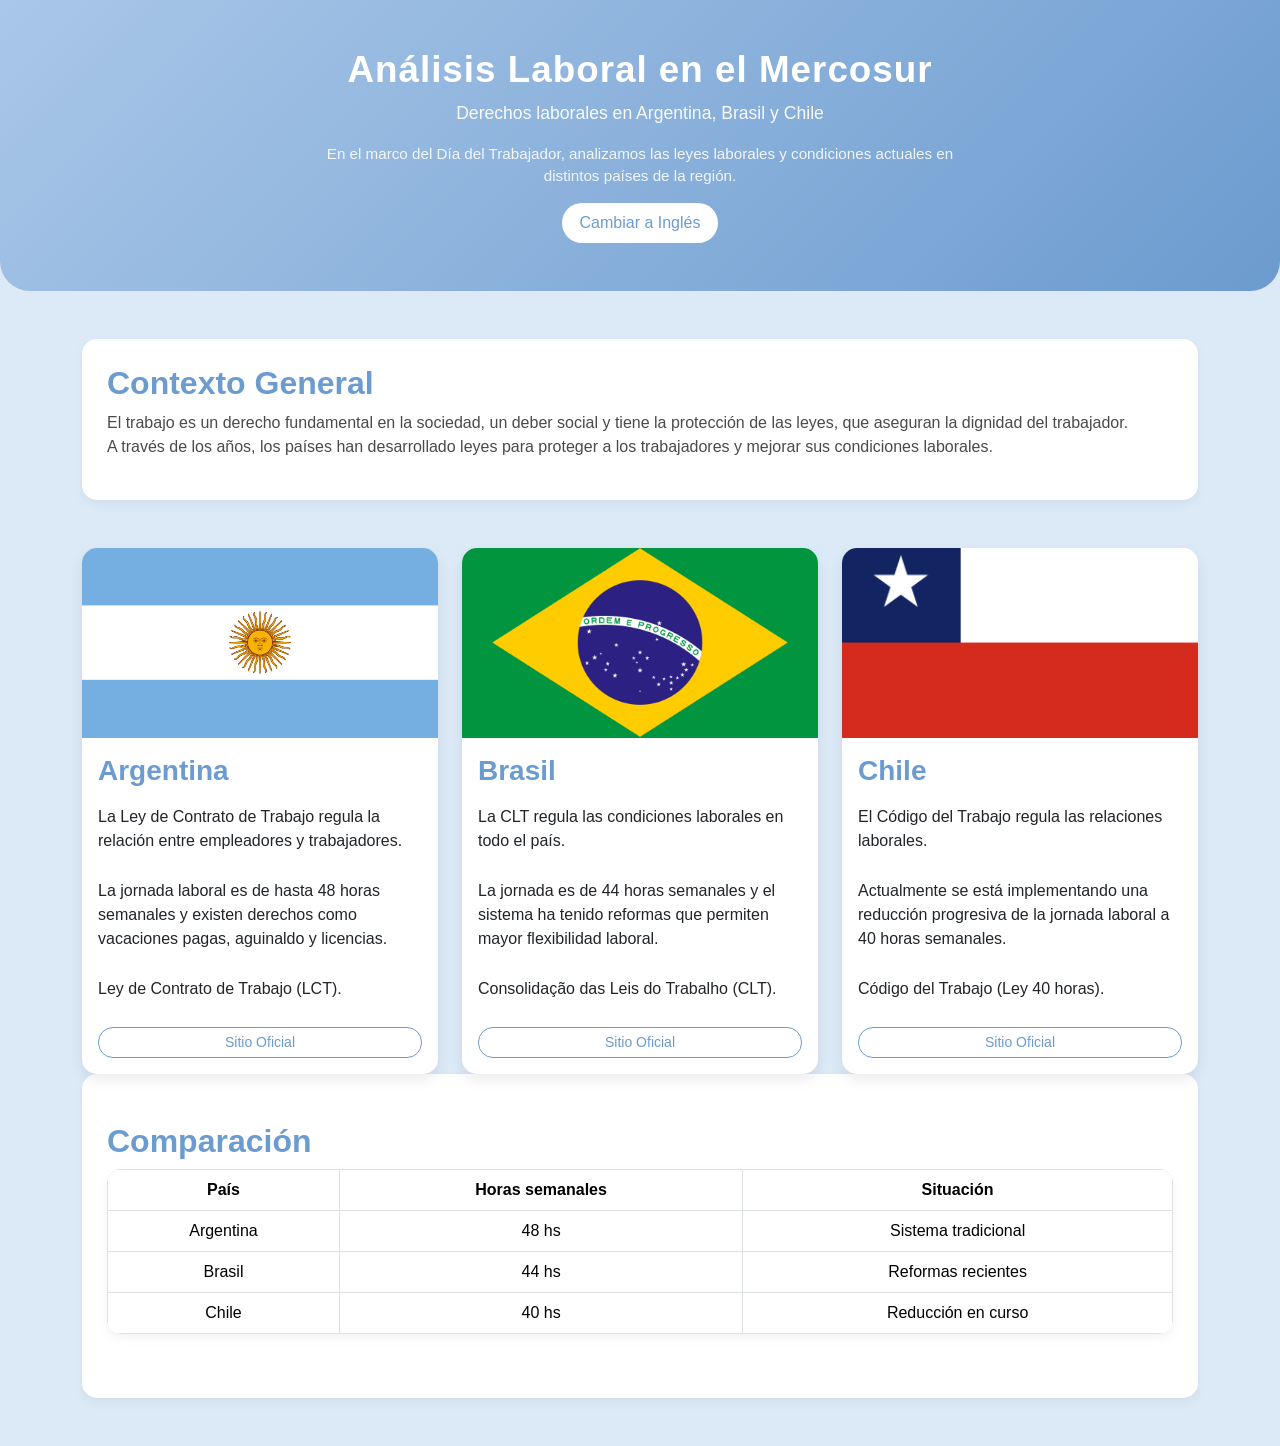
<file: index.html>
<!DOCTYPE html>
<html lang="es">
<head>
    <meta charset="UTF-8">
    <meta name="viewport" content="width=device-width, initial-scale=1.0">
    <title>Comparativa Laboral Mercosur</title>
    <link href="https://cdn.jsdelivr.net/npm/bootstrap@5.3.0/dist/css/bootstrap.min.css" rel="stylesheet">
    <link rel="stylesheet" href="style.css">
</head>
<body>

<header class="text-center p-5 bg-light">
    <h1 id="titulo">Análisis Laboral en el Mercosur</h1>
    <p id="subtitulo">Derechos laborales en Argentina, Brasil y Chile</p>
    <p id="intro">
        En el marco del Día del Trabajador, analizamos las leyes laborales y condiciones actuales en distintos países de la región.
    </p>

    <button class="btn btn-dark" onclick="cambiarIdioma()">Cambiar a Inglés</button>
</header>

<main class="container py-5">
    <section class="mb-5">
        <h2 id="contextoTitulo">Contexto General</h2>
        <p id="contextoTexto">
            El trabajo es un derecho fundamental en la sociedad, un deber social y tiene la protección de las leyes, que aseguran la dignidad del trabajador. <br> A través de los años, los países han desarrollado leyes para proteger a los trabajadores y mejorar sus condiciones laborales.
        </p>
    </section>
    <div class="row g-4">
        <div class="col-md-4">
            <div class="card">
                <img src="imagenes/Argentina.png" class="card-img-top" alt="Argentina">
                <div class="card-body">
                    <h3 id="argTitulo">Argentina</h3>
                    <p id="argTexto">
                        La Ley de Contrato de Trabajo regula la relación entre empleadores y trabajadores.
                    </p>
                    <p id="argExtra">
                        La jornada laboral es de hasta 48 horas semanales y existen derechos como vacaciones pagas, aguinaldo y licencias.
                    </p>
                     <p>Ley de Contrato de Trabajo (LCT).</p>
                     <a href="https://www.argentina.gob.ar/trabajo" target="_blank" class="btn btn-sm btn-outline-primary mt-auto">Sitio Oficial</a>
                </div>
            </div>
        </div>
        <div class="col-md-4">
            <div class="card">
                <img src="imagenes/Brasil.png" class="card-img-top" alt="Brasil">
                <div class="card-body">
                    <h3 id="braTitulo">Brasil</h3>
                    <p id="braTexto">
                        La CLT regula las condiciones laborales en todo el país.
                    </p>
                    <p id="braExtra">
                        La jornada es de 44 horas semanales y el sistema ha tenido reformas que permiten mayor flexibilidad laboral.
                    </p>
                    <p>Consolidação das Leis do Trabalho (CLT).</p>
                <a href="https://www.gov.br/trabalho-e-emprego" target="_blank" class="btn btn-sm btn-outline-primary mt-auto">Sitio Oficial</a>
                </div>
            </div>
        </div>
        <div class="col-md-4">
            <div class="card">
                <img src="imagenes/Chile.png" class="card-img-top" alt="Chile">
                <div class="card-body">
                    <h3 id="chiTitulo">Chile</h3>
                    <p id="chiTexto">
                        El Código del Trabajo regula las relaciones laborales.
                    </p>
                    <p id="chiExtra">
                        Actualmente se está implementando una reducción progresiva de la jornada laboral a 40 horas semanales.
                    </p>
                    <p>Código del Trabajo (Ley 40 horas).</p>
                <a href="https://www.dt.gob.cl" target="_blank" class="btn btn-sm btn-outline-primary mt-auto">Sitio Oficial</a>
                </div>
            </div>
        </div>

    </div>
    <section class="py-5">
        <h2 id="tablaTitulo">Comparación</h2>
        <table class="table table-bordered">
            <thead>
                <tr>
                    <th id="thPais">País</th>
                    <th id="thHoras">Horas semanales</th>
                    <th id="thEstado">Situación</th>
                </tr>
            </thead>
            <tbody>
                <tr>
                    <td>Argentina</td>
                    <td>48 hs</td>
                    <td id="argEstado">Sistema tradicional</td>
                </tr>
                <tr>
                    <td>Brasil</td>
                    <td>44 hs</td>
                    <td id="braEstado">Reformas recientes</td>
                </tr>
                <tr>
                    <td>Chile</td>
                    <td>40 hs</td>
                    <td id="chiEstado">Reducción en curso</td>
                </tr>
            </tbody>
        </table>
    </section>

</main>

<script>
let idioma = "es";

function cambiarIdioma() {

    if (idioma === "es") {

        document.getElementById("titulo").innerText = "Labor Analysis in Mercosur";
        document.getElementById("subtitulo").innerText = "Labor rights in Argentina, Brazil and Chile";
        document.getElementById("intro").innerText = "On Workers' Day, we analyze labor laws in the region.";

        document.getElementById("contextoTitulo").innerText = "General Context";
        document.getElementById("contextoTexto").innerText = "Work is a fundamental right in society, a social duty and has the protection of the laws, which ensure the dignity of the worker. Work is a fundamental part of society. Over the years, countries have developed laws to protect workers and improve their working conditions.";

        document.getElementById("argTexto").innerText = "Labor Contract Law regulates employment.";
        document.getElementById("argExtra").innerText = "Workweek up to 48 hours with paid vacations and bonuses.";

        document.getElementById("braTexto").innerText = "CLT regulates labor conditions.";
        document.getElementById("braExtra").innerText = "44-hour workweek with flexible reforms.";

        document.getElementById("chiTexto").innerText = "Labor Code regulates employment.";
        document.getElementById("chiExtra").innerText = "Reduction to 40 hours is in progress.";

        document.getElementById("tablaTitulo").innerText = "Comparison";
        document.getElementById("thPais").innerText = "Country";
        document.getElementById("thHoras").innerText = "Weekly hours";
        document.getElementById("thEstado").innerText = "Status";

        document.getElementById("argEstado").innerText = "Traditional system";
        document.getElementById("braEstado").innerText = "Recent reforms";
        document.getElementById("chiEstado").innerText = "Reduction in progress";

        idioma = "en";

    } else {
        location.reload();
    }
}
</script>

</body>
</html>
</file>
<file: style.css>
:root {
    --azul-principal: #6c9bcf;
    --azul-claro: #a9c7e8;
    --celeste-suave: #dce9f7;
    --blanco: #ffffff;
    --gris-texto: #4a4a4a;
}

body {
    font-family: 'Segoe UI', Tahoma, Geneva, Verdana, sans-serif;
    background-color: var(--celeste-suave);
    color: var(--gris-texto);
}
header {
    background: linear-gradient(135deg, var(--azul-claro), var(--azul-principal));
    color: white;
    border-bottom-left-radius: 30px;
    border-bottom-right-radius: 30px;
    padding-bottom: 40px;
}

#titulo {
    font-weight: 600;
    font-size: 2.3rem;
    letter-spacing: 1px;
}

#subtitulo {
    font-size: 1.1rem;
    opacity: 0.95;
}

#intro {
    max-width: 650px;
    margin: 0 auto;
    font-size: 0.95rem;
    opacity: 0.9;
}

/* BOTÓN */
button.btn-dark {
    margin-top: 15px;
    border-radius: 20px;
    padding: 8px 18px;
    background-color: white;
    color: var(--azul-principal);
    border: none;
    font-weight: 500;
    transition: all 0.3s ease;
}

button.btn-dark:hover {
    background-color: var(--celeste-suave);
    transform: scale(1.03);
}

section {
    background-color: var(--blanco);
    padding: 25px;
    border-radius: 15px;
    box-shadow: 0 4px 12px rgba(0,0,0,0.05);
}

section h2 {
    color: var(--azul-principal);
    font-weight: 600;
}
.card {
    border: none;
    border-radius: 15px;
    background-color: var(--blanco);
    box-shadow: 0 6px 14px rgba(0,0,0,0.08);
    transition: all 0.3s ease;
    height: 100%;
}

.card:hover {
    transform: translateY(-6px);
    box-shadow: 0 10px 18px rgba(0,0,0,0.12);
}

.card-img-top {
    height: 190px;
    object-fit: cover;
    border-top-left-radius: 15px;
    border-top-right-radius: 15px;
}

.card-body {
    display: flex;
    flex-direction: column;
    gap: 10px;
}

.card h3 {
    color: var(--azul-principal);
    font-weight: 600;
}

.card .btn {
    border-radius: 15px;
    border-color: var(--azul-principal);
    color: var(--azul-principal);
    transition: 0.3s;
}

.card .btn:hover {
    background-color: var(--azul-claro);
    color: white;
}

table {
    background-color: var(--blanco);
    border-radius: 15px;
    overflow: hidden;
    box-shadow: 0 4px 12px rgba(0,0,0,0.05);
}

thead {
    background-color: var(--azul-claro);
    color: white;
}

th, td {
    text-align: center;
    padding: 12px;
}

tbody tr:nth-child(even) {
    background-color: #f4f8fd;
}

tbody tr:hover {
    background-color: #e8f1fb;
}

@media (max-width: 768px) {
    #titulo {
        font-size: 1.8rem;
    }

    .card-img-top {
        height: 150px;
    }
}
</file>
